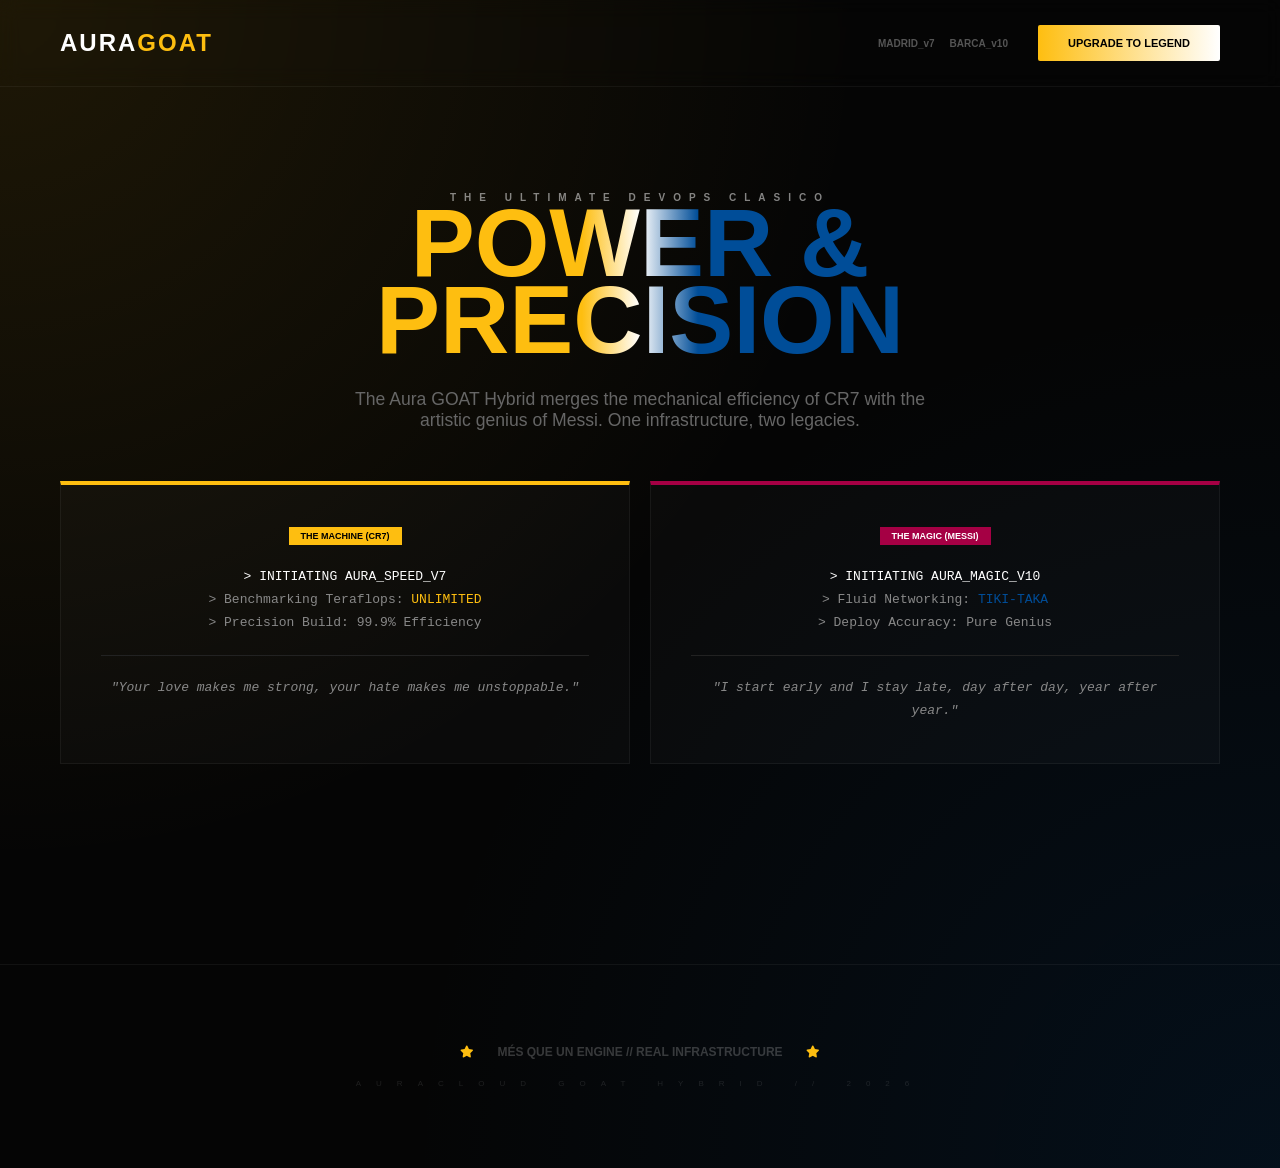
<file: index.html>
<!DOCTYPE html>
<html lang="en">
<head>
    <meta charset="UTF-8">
    <meta name="viewport" content="width=device-width, initial-scale=1.0">
    <title>AuraCloud | The GOAT Hybrid Edition</title>
    
    <link href="https://cdnjs.cloudflare.com/ajax/libs/font-awesome/6.0.0/css/all.min.css" rel="stylesheet">
    
    <style>
        /* The Hybrid Palette: Madrid White/Gold + Barca Blue/Red */
        :root {
            --madrid-white: #FFFFFF;
            --madrid-gold: #FEBE10;
            --barca-blue: #004D98;
            --barca-red: #A50044;
            --pitch-black: #050505;
        }

        * { margin: 0; padding: 0; box-sizing: border-box; }
        
        body {
            background-color: var(--pitch-black);
            color: #fff;
            font-family: 'Inter', sans-serif;
            overflow-x: hidden;
            /* Split Background Glow */
            background-image: 
                radial-gradient(circle at 0% 0%, rgba(254, 190, 16, 0.1) 0%, transparent 50%),
                radial-gradient(circle at 100% 100%, rgba(0, 77, 152, 0.15) 0%, transparent 50%);
        }

        .container { max-width: 1200px; margin: 0 auto; padding: 0 20px; }
        .flex { display: flex; align-items: center; }
        .justify-between { justify-content: space-between; }

        /* NAVIGATION */
        nav { 
            padding: 25px 0; 
            border-bottom: 1px solid rgba(255,255,255,0.05); 
            backdrop-filter: blur(10px);
            position: sticky;
            top: 0;
            z-index: 100;
        }
        .logo { font-size: 1.5rem; font-weight: 900; letter-spacing: 2px; }
        .logo span { color: var(--madrid-gold); }
        
        /* THE HYBRID BUTTON */
        .btn-goat {
            padding: 12px 30px;
            background: linear-gradient(90deg, var(--madrid-gold), #fff, var(--barca-red));
            background-size: 200% auto;
            color: #000;
            border: none;
            font-weight: 900;
            text-transform: uppercase;
            font-size: 11px;
            cursor: pointer;
            transition: 0.5s;
            border-radius: 2px;
        }
        .btn-goat:hover { background-position: right center; transform: scale(1.05); }

        /* HERO SECTION */
        .hero { padding: 100px 0; text-align: center; }
        .hero h1 { 
            font-size: 6rem; 
            line-height: 0.8; 
            font-weight: 900; 
            text-transform: uppercase;
            margin-bottom: 30px;
        }
        .split-text {
            background: linear-gradient(to right, var(--madrid-gold) 45%, #fff 50%, var(--barca-blue) 55%);
            -webkit-background-clip: text;
            -webkit-text-fill-color: transparent;
        }

        /* DUAL TERMINAL CARDS */
        .dual-grid { display: grid; grid-template-columns: 1fr 1fr; gap: 20px; margin-top: 50px; }
        
        .card {
            background: rgba(255,255,255,0.02);
            padding: 40px;
            border: 1px solid rgba(255,255,255,0.05);
            position: relative;
            transition: 0.3s;
        }
        .card-7 { border-top: 4px solid var(--madrid-gold); }
        .card-10 { border-top: 4px solid var(--barca-red); }
        .card:hover { background: rgba(255,255,255,0.05); border-color: #fff; }

        .tag {
            font-size: 9px;
            font-weight: 900;
            padding: 4px 12px;
            display: inline-block;
            margin-bottom: 20px;
        }
        .tag-madrid { background: var(--madrid-gold); color: #000; }
        .tag-barca { background: var(--barca-red); color: #fff; }

        .code { font-family: monospace; font-size: 13px; color: #888; line-height: 1.8; }
        .white { color: #fff; }

        /* FOOTER */
        footer { padding: 80px 0; border-top: 1px solid rgba(255,255,255,0.05); margin-top: 100px; text-align: center; }
        
        @media (max-width: 800px) {
            .hero h1 { font-size: 3.5rem; }
            .dual-grid { grid-template-columns: 1fr; }
        }
    </style>
</head>
<body>

    <nav>
        <div class="container flex justify-between">
            <div class="logo">AURA<span>GOAT</span></div>
            <div class="flex" style="gap: 30px;">
                <div class="flex" style="gap: 15px; font-size: 10px; font-weight: 700; color: #555;">
                    <span>MADRID_v7</span>
                    <span>BARCA_v10</span>
                </div>
                <button class="btn-goat">Upgrade to Legend</button>
            </div>
        </div>
    </nav>

    <main class="container">
        <section class="hero">
            <span style="font-size: 10px; letter-spacing: 8px; font-weight: 900; opacity: 0.5;">THE ULTIMATE DEVOPS CLASICO</span>
            <h1 class="split-text">POWER & <br> PRECISION</h1>
            <p style="color: #666; max-width: 600px; margin: 0 auto 40px; font-size: 1.1rem;">
                The Aura GOAT Hybrid merges the mechanical efficiency of CR7 with the artistic genius of Messi. 
                One infrastructure, two legacies.
            </p>
            
            <div class="dual-grid">
                <div class="card card-7">
                    <span class="tag tag-madrid">THE MACHINE (CR7)</span>
                    <div class="code">
                        <p class="white">> INITIATING AURA_SPEED_V7</p>
                        <p>> Benchmarking Teraflops: <span style="color: var(--madrid-gold);">UNLIMITED</span></p>
                        <p>> Precision Build: 99.9% Efficiency</p>
                        <div style="height: 1px; background: #222; margin: 20px 0;"></div>
                        <p style="font-style: italic;">"Your love makes me strong, your hate makes me unstoppable."</p>
                    </div>
                </div>

                <div class="card card-10">
                    <span class="tag tag-barca">THE MAGIC (MESSI)</span>
                    <div class="code">
                        <p class="white">> INITIATING AURA_MAGIC_V10</p>
                        <p>> Fluid Networking: <span style="color: var(--barca-blue);">TIKI-TAKA</span></p>
                        <p>> Deploy Accuracy: Pure Genius</p>
                        <div style="height: 1px; background: #222; margin: 20px 0;"></div>
                        <p style="font-style: italic;">"I start early and I stay late, day after day, year after year."</p>
                    </div>
                </div>
            </div>
        </section>
    </main>

    <footer>
        <div style="font-size: 12px; font-weight: 900; margin-bottom: 20px;">
            <i class="fas fa-star" style="color: var(--madrid-gold);"></i>
            <span style="margin: 0 20px; opacity: 0.2;">MÉS QUE UN ENGINE // REAL INFRASTRUCTURE</span>
            <i class="fas fa-star" style="color: var(--madrid-gold);"></i>
        </div>
        <div style="opacity: 0.1; font-size: 8px; letter-spacing: 15px;">AURACLOUD GOAT HYBRID // 2026</div>
    </footer>

</body>
</html>
</file>
